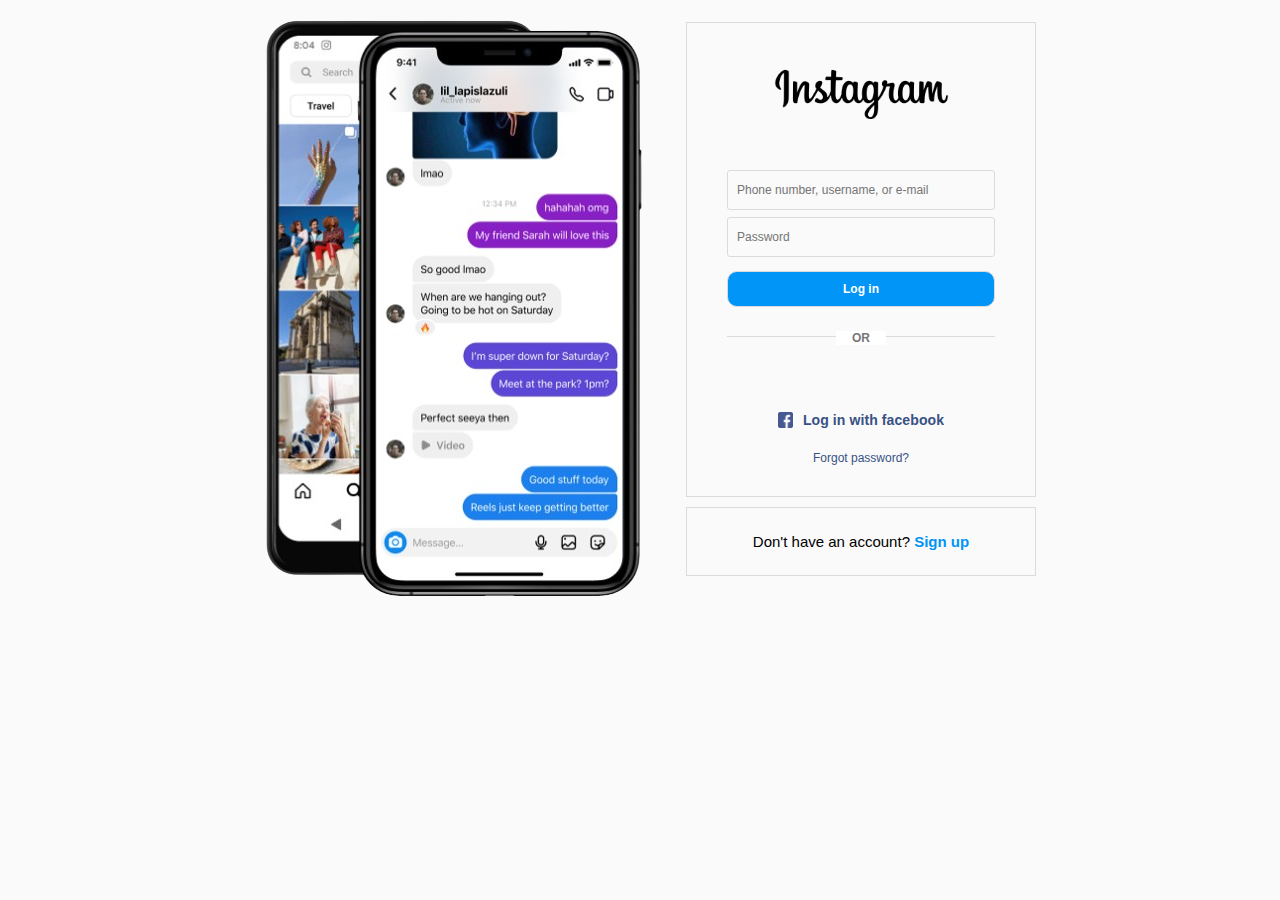
<file: index.html>
<!DOCTYPE html>
<html lang="en">

<head>
    <meta charset="UTF-8">
    <meta name="viewport" content="width=device-width, initial-scale=1.0">
    <title>Instagram</title>
    <link rel="stylesheet" href="css/styles.css">
    <link rel="shortcut icon" href="img/Instagram_icon.png.webp" type="image/x-icon">
</head>

<body>
    <div class="images">
        <img src="img/image-removebg-preview.png" alt="">
    </div>
    <div class="form">
        <div class="login">
            <img src="img/Instagram-Logo.png" alt="Instagram" class="instagram-logo">
            <form class="login-form">
                <input type="text" name="username" id="username" placeholder="Phone number, username, or e-mail">
                <input type="password" name="password" id="password" placeholder="Password">
                <input type="submit" value="Log in">
            </form>
            <div class="or">
                <div class="line"></div>
                <span>OR</span>
            </div>
            <div class="facebook-and-forgot-password">

                <div class="facebook">
                    <img src="img/facebook.png" alt="">
                    <a href="#facebook">Log in with facebook</a>
                </div>
                <div class="forgot-password">
                    <a href="forgot.html" class="forgot-a">Forgot password?</a>
                </div>
            </div>
        </div>
        <div class="dont-have-account">
            <span>Don't have an account?</span><a href="sign.html"> Sign up</a>
        </div>
    </div>
</body>

</html>
</file>
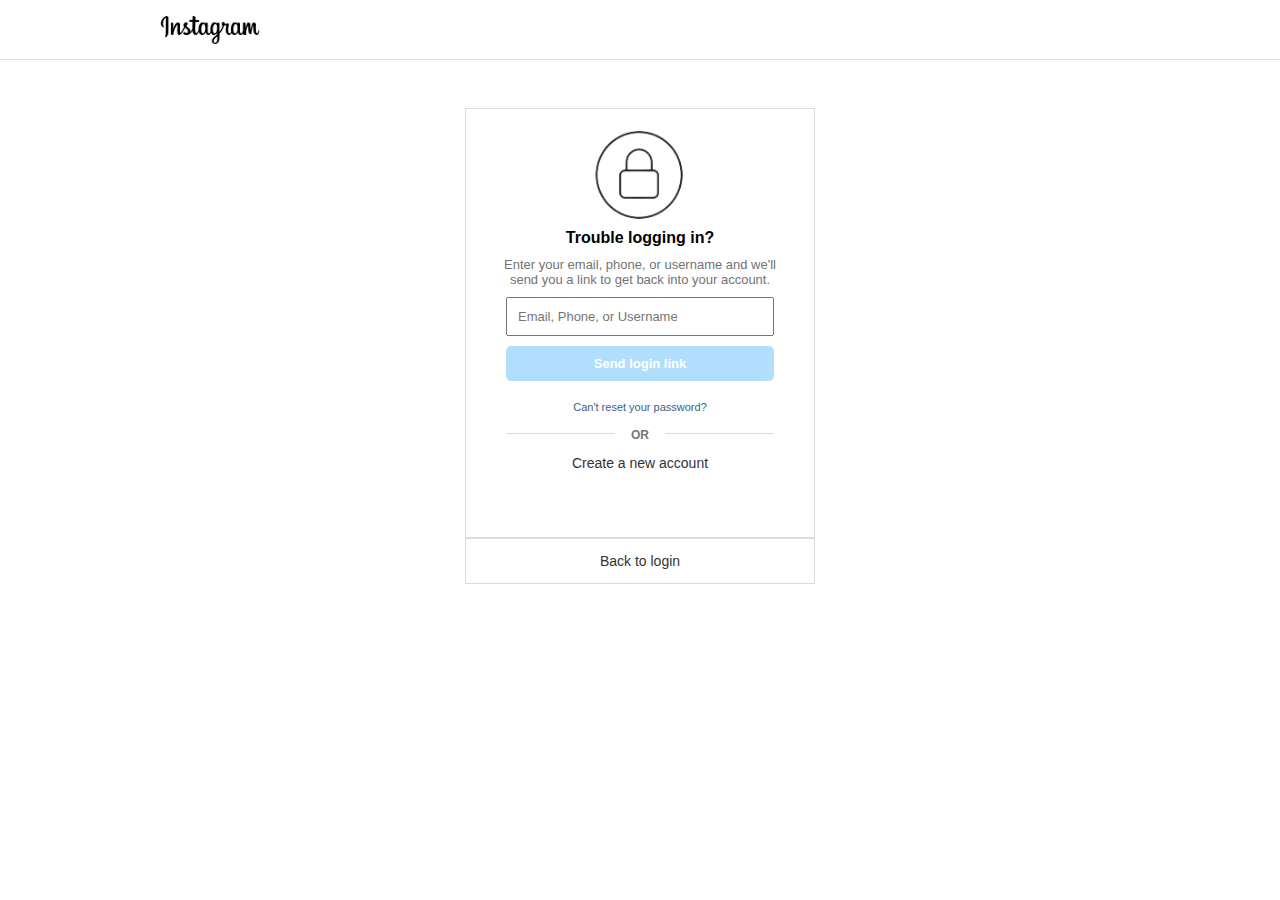
<file: forgot.html>
<!DOCTYPE html>
<html lang="en">

<head>
    <meta charset="UTF-8">
    <meta name="viewport" content="width=device-width, initial-scale=1.0">
    <title>Document</title>
    <link rel="shortcut icon" href="img/Instagram_icon.png.webp" type="image/x-icon">
    <link rel="stylesheet" href="css/forgot.css">
</head>

<body>
    <header>
        <a href="index.html">
            <img src="img/Instagram-Logo.png" alt="Instagram" class="instagram-logo">
        </a>
    </header>
    <main>
        <div class="reset-password">
            <img src="img/cadeado.png" alt="" class="cadeado-insta">
            <h2>Trouble logging in?</h2>
            <p>Enter your email, phone, or username and we'll send you a link to get back into your account.</p>

            <form class="reset-form">
                <input type="text" name="username" id="username" placeholder="Email, Phone, or Username">
                <input type="submit" value="Send login link">
            </form>

            <a href="https://help.instagram.com/374546259294234" id="cant-reset">Can't reset your password?</a>

                <div class="separation">
                    <div class="line"></div>
                    <span>OR</span>
                </div>

            <div class="create-account">
                <a href="sign.html">Create a new account</a>
            </div>
        </div>
        <div class="back-login">
            <a href="index.html">Back to login</a>
        </div>
    </main>
</body>

</html>
</file>
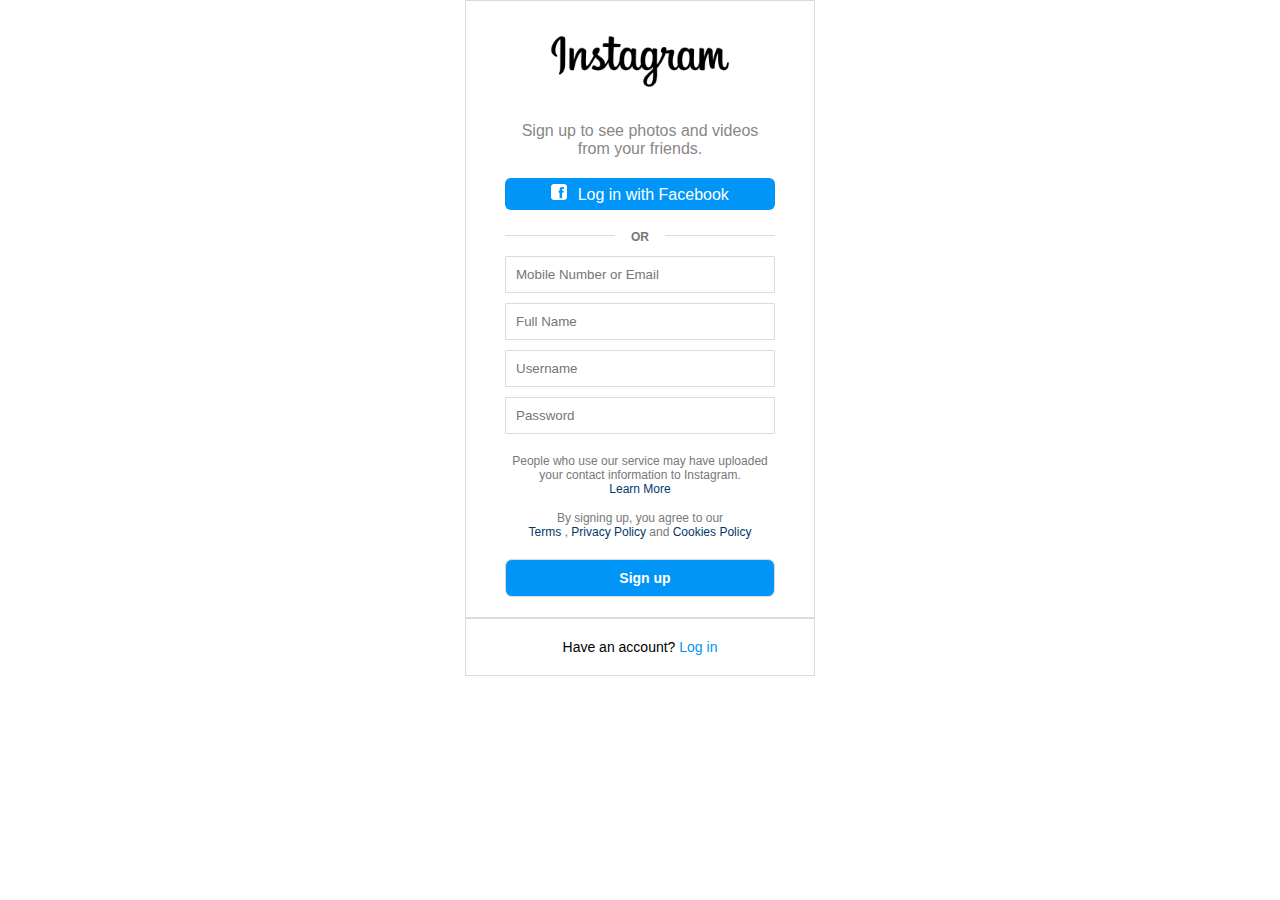
<file: sign.html>
<!DOCTYPE html>
<html lang="en">
<head>
    <meta charset="UTF-8">
    <meta name="viewport" content="width=device-width, initial-scale=1.0">
    <title>Document</title>
    <link rel="shortcut icon" href="img/Instagram_icon.png.webp" type="image/x-icon">
    <link rel="stylesheet" href="css/sign.css">
</head>
<body>
    <div class="create">
        <img src="img/Instagram-Logo.png" alt="Instagram" class="instagram-logo">
        <p class="sign-text">Sign up to see photos and videos from your friends.</p>

        <div class="facebook">
            <a href="#facebook">
                <img src="img/facebook-branca.png" alt="">
                <span>Log in with Facebook</span>
            </a>
        </div>

            <div class="or">
                <div class="line"></div>
                <span>OR</span>
            </div>

        <form class="create-account">
            <input type="text" name="email-phone" id="email-phone" placeholder="Mobile Number or Email">
            <input type="text" name="full-name" id="full-name" placeholder="Full Name">
            <input type="text" name="username" id="username" placeholder="Username">
            <input type="password" name="password" id="password" placeholder="Password">

            <div class="texts-form">
                <p>People who use our service may have uploaded your contact information to Instagram. </p>
                <a href="#LearnMore">Learn More</a>

                <p class="by">By signing up, you agree to our </p>
                <a href="https://help.instagram.com/581066165581870/?locale=en_US">Terms</a>
                <span>, </span>
                <a href="https://www.facebook.com/privacy/policy">Privacy Policy</a>
                <span> and </span>
                <a href="https://privacycenter.instagram.com/policies/cookies/">Cookies Policy</a>
            </div>

            <input type="submit" value="Sign up" class="sign-btn">
        </form>
    </div>
    <div class="have">
        <span>Have an account? </span> <a href="index.html">Log in</a>
    </div>
</body>
</html>
</file>
<file: css/styles.css>
* {
    padding: 0;
    margin: 0;
    box-sizing: border-box;
    font-family: Helvetica;
    overflow: hidden;
}

html, body {
    background-color: #fafafa;
    display: flex;
    margin-top: auto;
    margin-bottom: auto;
    align-items: center;
    justify-content: center;
    width: 100%;
    gap: 2rem;
}

.images{
    display: flex;
    align-items: center;
    position: relative;
}

.instagram-logo {
    width: 175px;
    margin: 22px auto 0px;
}

.form {
    text-align: center;
    width: 350px;
}

.login {
    border: 1px solid #dbdbdb;
}

.login-form {
    margin-top: 15px;
}

.login-form input {
    display: block;
    font-size: 12px;
    padding: 12px 9px;
    background-color: #fafafa;
    border: 1px solid #dbdbdb;
    border-radius: 3px;
    width: 268px;
    margin: 7px auto;
}

.login-form input[type="submit"] {
    margin: 14px auto;
    background-color: rgb(0, 149, 246);
    color: #fff;
    border-radius: 10px;
    padding: 10px 0;
    font-weight: bold;
    cursor: pointer;
}

.line{
    border-top: 1px solid #dbdbdb;
    width: 268px;
    margin: 15px auto;
    position: relative;
}

.or span{
    position: absolute;
    font-weight: bold;
    color: #777;
    background-color: #fff;
    font-size: 12px;
    width: 50px;
    margin-left: -25px;
    margin-top: -21px;
}

.facebook-and-forgot-password{
    margin: 40px auto 30px auto;

}

.facebook{
    justify-content: center;
    display: flex;
    margin: 20px auto;
    font-size: 14px;
    letter-spacing: .1px;
    font-weight: 600;
}

.facebook a{
    text-decoration: none;
    color: #385185;
}

.facebook img{
    margin-right: 10px;
    width: 15px;
}

.forgot-password a{
    text-decoration: none;
    color: #385185;
    font-size: 12px;
}

.dont-have-account{
    border: 1px solid #dbdbdb;
    margin: 10px auto;
    padding: 25px 0;
    font-size: 15px;
}

.dont-have-account a{
    text-decoration: none;
    color: rgb(0, 149, 246);
    font-weight: bold;
}

/*tablet*/
@media (max-width: 768px) {
    .images{
        visibility: hidden;
        width: 1px;
        height: 1px;
        position: absolute;
    }

    .form{
        margin:20px auto;
    }
}

@media (max-width: 375px){
    .form{
        width: 320px;
    }
}
</file>
<file: css/forgot.css>
*{
    margin: 0;
    padding: 0;
    box-sizing: border-box;
    text-decoration: none;
    font-family: Helvetica;
}

header a {
    display: flex;
    margin:.1rem 10rem;
}

.instagram-logo{
    width: 100px;
}

main{
    border-top: 1px solid #dbdbdb;
    display: flex;
    flex-direction: column;
    align-items: center;
    text-align: center;
    padding: 3rem 0;
}

.reset-password{
    border: 1px solid #dbdbdb;
    display: flex;
    flex-direction: column;
    align-items: center;
    width: 350px;
    padding: 10px 25px;
    padding-bottom: 25px;
}

.reset-password img{
    width: 120px;
}

.reset-password h2{
    padding-bottom: 10px;
    font-size: 16px;
    font-weight: 600;
}

.reset-password p{
    font-size: 13px;
    color: #737373;
    padding-bottom: 10px ;
}

.reset-password form{
    display: block;
    width: 268px;
}

.reset-password form input{
    width: 268px;
    padding: 10px;
    font-size: 13px;
    margin-bottom: 10px;
}

.reset-password form input[type="submit"]{
    background-color: #0095f6;
    opacity: .3;
    color: #fff;
    font-weight: bold;
    border-radius: 5px;
    border: none;
    cursor: pointer;
}

#cant-reset{
    font-size: 11px;
    color: #00376b;
    margin: 10px auto 20px auto;
    opacity: .8;
}

.line{
    border-top: 1px solid #dbdbdb;
    width: 268px;
    position: relative;

    margin-bottom: 20px;
}

.separation span{
    color: #777;
    background-color: #fff;
    position: absolute;
    font-weight: bold;
    font-size: 12px;
    width: 50px;
    margin-left: -25px;
    margin-top: -26px;
}

.create-account{
    margin-bottom: 40px;

}

.create-account a{
    color: #333;
    font-size: 14px;
}

.back-login{
    border: 1px solid #dbdbdb;
    width: 350px;
    padding: 13px;
}

.back-login a{
    color: #333;
    font-size: 14px;
}
</file>
<file: css/sign.css>
*{
    margin: 0;
    padding: 0;
    box-sizing: border-box;
    font-family: Helvetica;
    text-decoration: none;
}

body {
    display: flex;
    flex-direction: column;
    align-items: center;
    justify-content: center;
    text-align: center;
}

.create{
    display: flex;
    flex-wrap: wrap;
    border: 1px solid #dbdbdb;
    width: 350px;
    align-items: center;
    justify-content: center;
    padding: 0 30px;
}

.instagram-logo{
    margin: 10px 0;
    width: 180px;
}

.sign-text{
    color: #888;
    font-size: 16px;
    font-weight: 500;
    width: 260px;
    margin-bottom: 20px;
}

.facebook{
    background-color: #0095f6;
    width: 270px;
    border-radius: 6px;
    padding: 6px;
    margin-bottom: 10px;
}
.facebook a span{
    color: #fff;
}

.facebook a img{
    width: 16px;
    height: 16px;
    margin-right: 6px;
}

.line{
    border-top: 1px solid #dbdbdb;
    width: 270px;
    margin: 15px auto;
    position: relative;
}

.or span{
    position: absolute;
    font-weight: bold;
    color: #777;
    background-color: #fff;
    font-size: 12px;
    width: 50px;
    margin-left: -25px;
    margin-top: -21px;
}

form{
    width: 270px;
}

form input{
    width: 100%;
    padding: 10px 0 10px 10px;
    margin: 5px 0;
    border:1px solid #dbdbdb;
    border-radius: 1px;
}

.texts-form{
    padding: 15px 0;
    font-size: 12px;
    color: #787878;
}

.texts-form a{
    color: #00376b;
}

.by{
    margin-top: 15px;
}

.sign-btn{
    background-color: #0095f6;
    border-radius: 7px;
    color: #fff;
    font-weight: bold;
    font-size: 14px;
    margin-bottom: 20px;
}

.have{
    border: 1px solid #dbdbdb;
    width: 350px;
    padding: 20px;
    font-size: 14px;
}

.have a{
    color: #0095f6;
    font-weight: 500;
}
</file>
